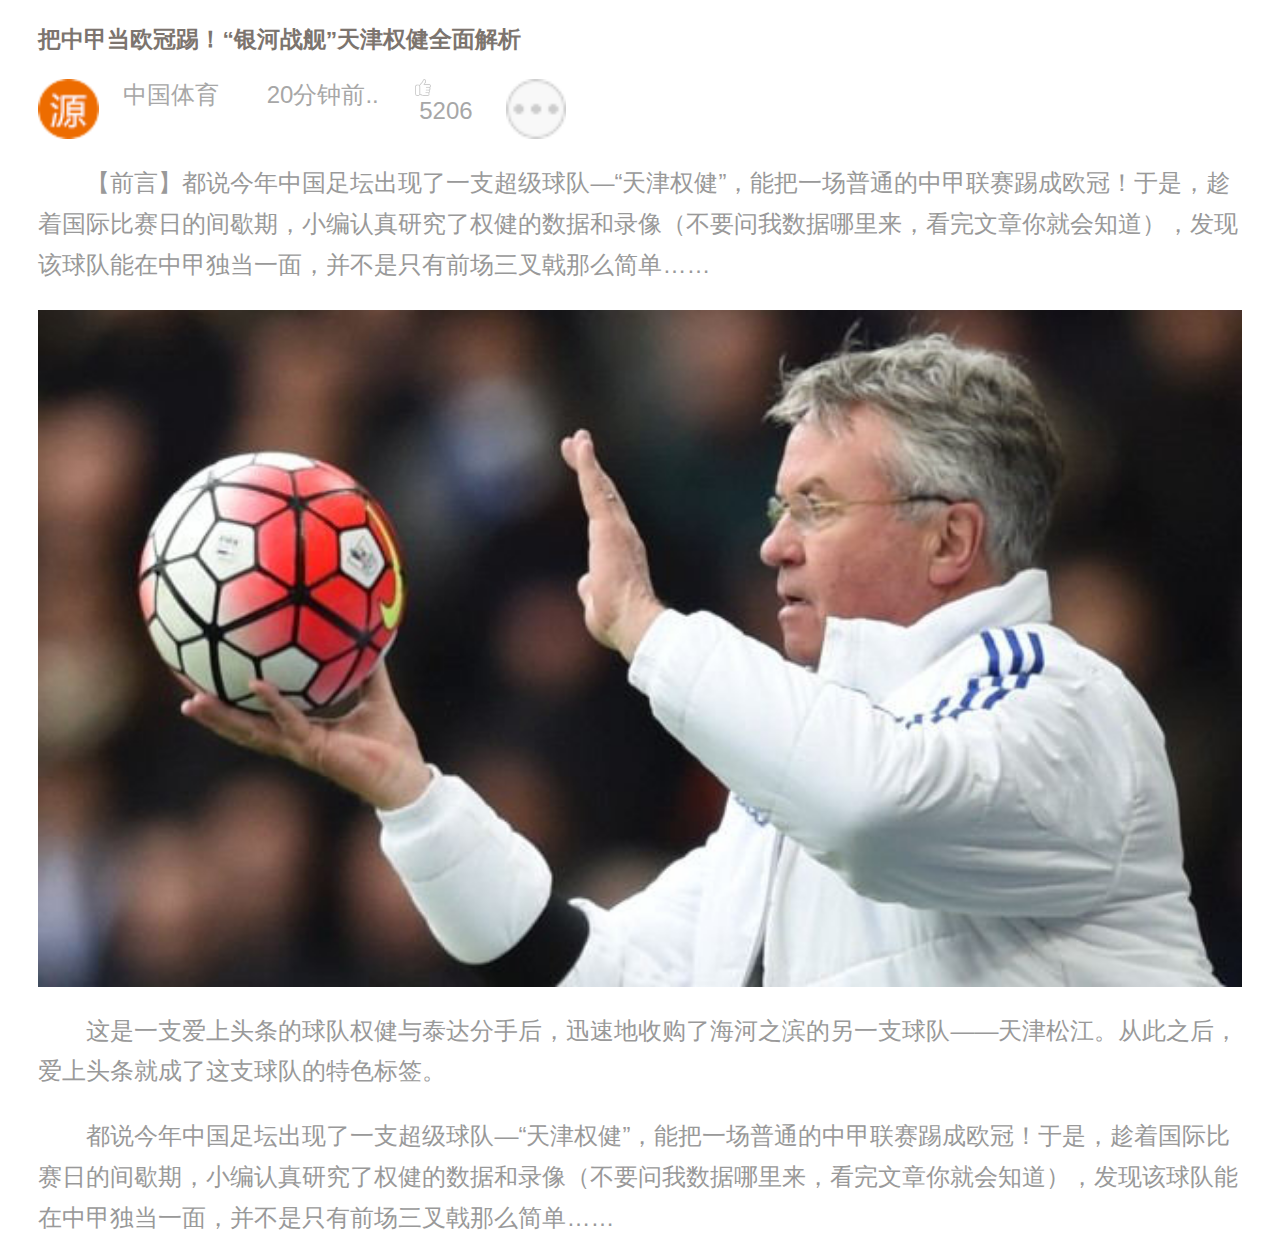
<file: PlayBasketball/PlayInfo/templates/1.html>
<!DOCTYPE html>
<html>
<head lang="en">
	<meta charset="UTF-8">
	<meta name="viewport" content="width=device-width,user-scalable=no" />
	<title>猿资讯点击帖子进入的详情</title>
	<link href="css/common.css" rel="stylesheet">
	<link href="css/page.css" rel="stylesheet">
	<link href="css/1.css" rel="stylesheet">
	<script src="js/jQuery-1.7.1.js"></script>
	<script src="js/page.js"></script>
</head>
<body>
<div class="row">
	<div class="rows">
		<p class="title">把中甲当欧冠踢！“银河战舰”天津权健全面解析</p>
		<div class="title-fu">
			<div class="yuan">
				<img src="images/yuan.png" alt="">
			</div>
			<span class="sp1">中国体育</span>
			<span class="sp2">20分钟前..</span>
			<div class="phone">
				<div class="zanimg">
					<img src="images/zan1.png" alt="" class="zan" />
				</div>
				<span class="num">5206</span>
			</div>
			<div class="moreimg">
				<img src="images/more.png" alt="" id="more" />
			</div>
			<div class="clear"></div>
		</div>
		
		<div class="content">
			<p>【前言】都说今年中国足坛出现了一支超级球队—“天津权健”，能把一场普通的中甲联赛踢成欧冠！于是，趁着国际比赛日的间歇期，小编认真研究了权健的数据和录像（不要问我数据哪里来，看完文章你就会知道），发现该球队能在中甲独当一面，并不是只有前场三叉戟那么简单……</p>
			<img src="images/1.jpg" alt="">
			<p>这是一支爱上头条的球队权健与泰达分手后，迅速地收购了海河之滨的另一支球队——天津松江。从此之后，爱上头条就成了这支球队的特色标签。</p>
			<p>都说今年中国足坛出现了一支超级球队—“天津权健”，能把一场普通的中甲联赛踢成欧冠！于是，趁着国际比赛日的间歇期，小编认真研究了权健的数据和录像（不要问我数据哪里来，看完文章你就会知道），发现该球队能在中甲独当一面，并不是只有前场三叉戟那么简单……</p>
		</div>
	</div>
</div>
<script>
	
</script>
</body>
</html>
</file>
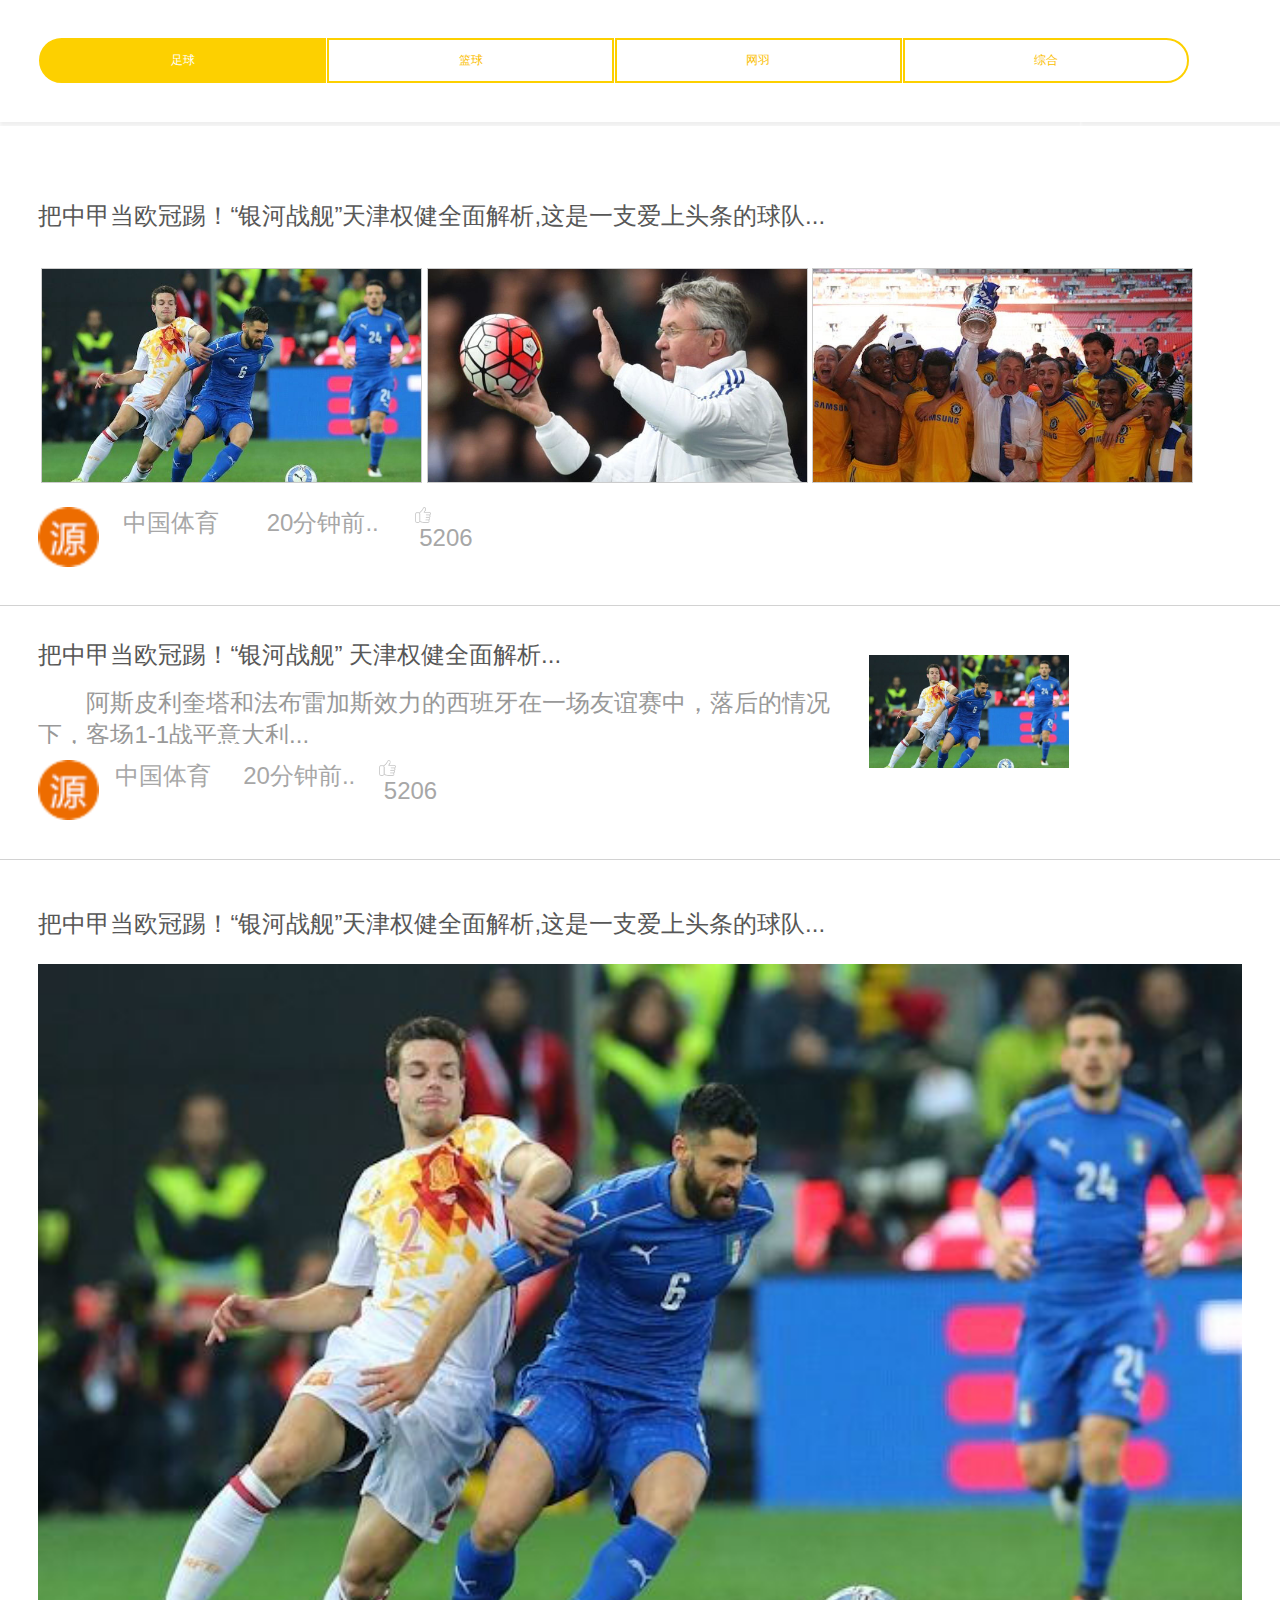
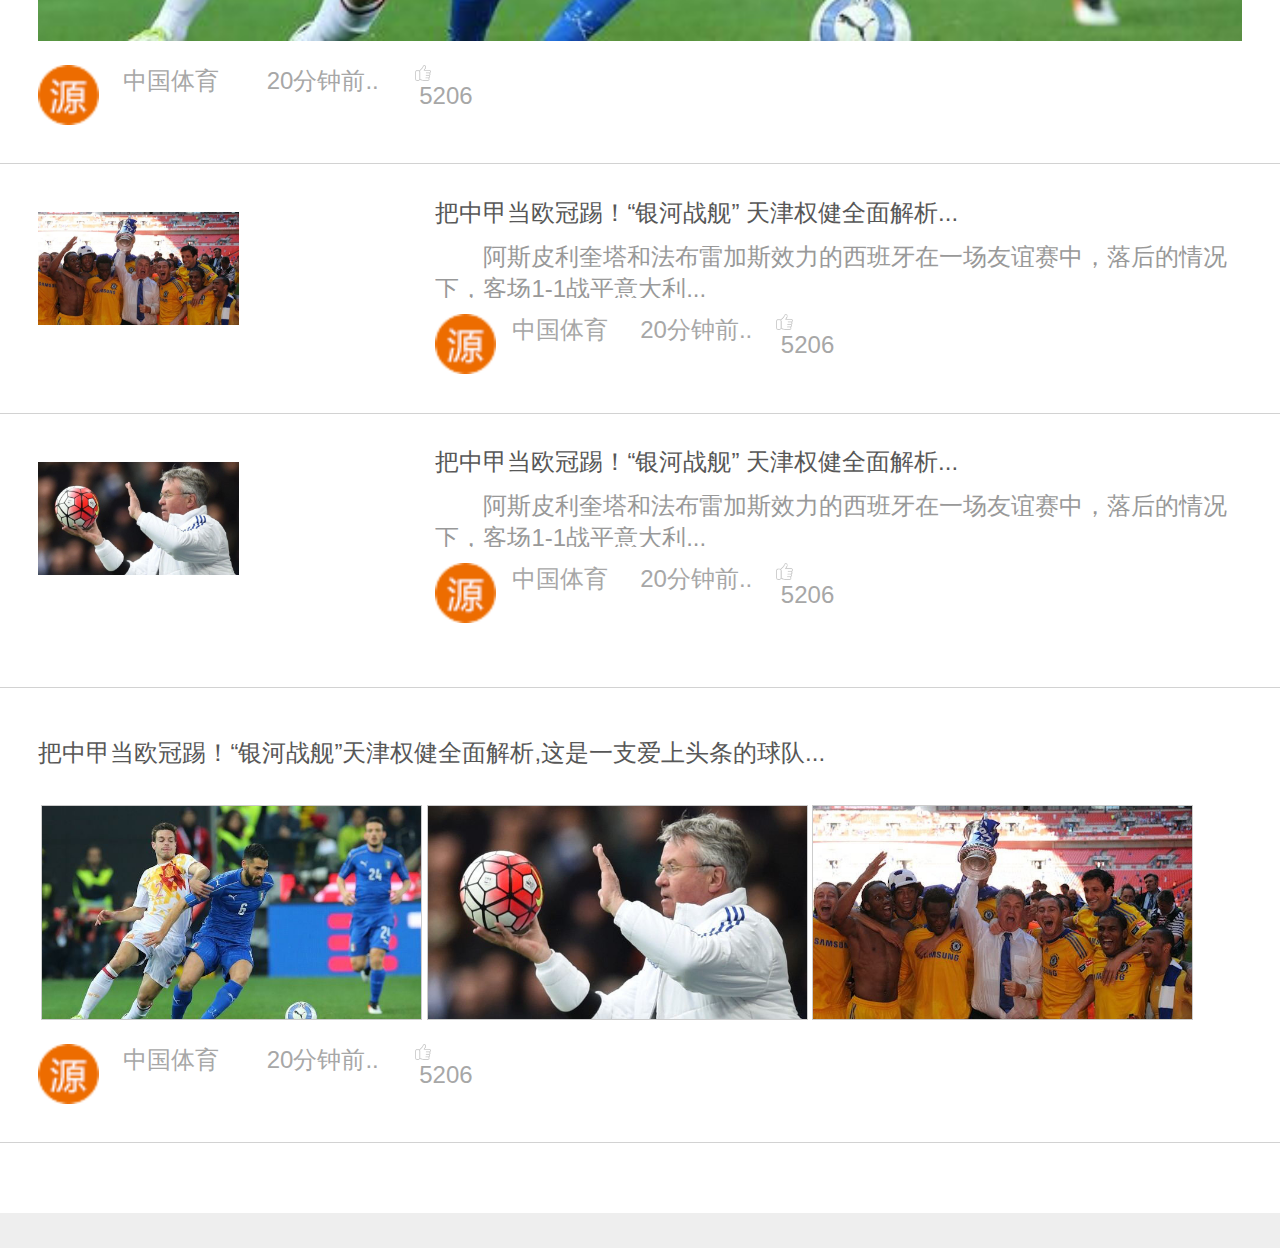
<file: PlayBasketball/PlayInfo/templates/2.html>
<!DOCTYPE html>
<html>
<head lang="en">
	<meta charset="UTF-8">
	<meta name="viewport" content="width=device-width,user-scalable=no" />
	<title>猿资讯主页</title>
	<link href="css/common.css" rel="stylesheet">
	<link href="css/page.css" rel="stylesheet">
	<link href="css/2.css" rel="stylesheet">
	<script src="js/jQuery-1.7.1.js"></script>
	<script src="js/page.js"></script>
</head>
<body>
<div class="row">
	<nav>
		<div class="rows">
			<a class="on" href="javascript:void(0);">足球</a>
			<a href="javascript:void(0);">篮球</a>
			<a href="javascript:void(0);">网羽</a>
			<a href="javascript:void(0);" class="zh">综合</a>
			<div class="clear"></div>
		</div>
	</nav>
	<div class="fg1"></div>
	<div class="c1 cons">
		<div class="rows">
			<p class="title">把中甲当欧冠踢！“银河战舰”天津权健全面解析,这是一支爱上头条的球队...</p>
			<ul class="img">
				<li><img src="images/c1-one.jpg" alt=""></li>
				<li><img src="images/c1-two.jpg" alt=""></li>
				<li><img src="images/c1-three.jpg" alt=""></li>
				<div class="clear"></div>
			</ul>
			<div class="clear"></div>
			<div class="title-fu">
				<div class="yuan">
					<img src="images/yuan.png" alt="">
				</div>
				<span class="sp1">中国体育</span>
				<span class="sp2">20分钟前..</span>
				<div class="phone">
					<div class="zanimg">
						<img src="images/zan1.png" alt="" class="zan" />
					</div>
					<span class="num">5206</span>
				</div>
				<div class="clear"></div>
			</div>
		</div>
	</div>
	<div class="c2 cons">
		<div class="fg2"></div>
		<div class="rows">
			<div class="left">
				<p class="title">把中甲当欧冠踢！“银河战舰” 天津权健全面解析...</p>
				<p class="content">阿斯皮利奎塔和法布雷加斯效力的西班牙在一场友谊赛中，落后的情况下，客场1-1战平意大利...</p>
				<div class="title-fu">
					<div class="yuan2">
						<img src="images/yuan.png" alt="">
					</div>
					<span class="sp1">中国体育</span>
					<span class="sp2">20分钟前..</span>
					<div class="phone">
						<div class="zanimg2">
							<img src="images/zan1.png" alt="" class="zan" />
						</div>
						<span class="num">5206</span>
					</div>
					<div class="clear"></div>
				</div>
			</div>
			<div class="right">
				<img src="images/c2-one.jpg" alt="">
			</div>
			<div class="clear"></div>
		</div>
	</div>
	<div class="c3 cons">
		<div class="fg2"></div>
		<div class="rows">
			<p class="title">把中甲当欧冠踢！“银河战舰”天津权健全面解析,这是一支爱上头条的球队...
			</p>
			<div class="img">
				<img src="images/c3-one.jpg" alt="">
			</div>
			<div class="title-fu">
					<div class="yuan">
						<img src="images/yuan.png" alt="">
					</div>
					<span class="sp1">中国体育</span>
					<span class="sp2">20分钟前..</span>
					<div class="phone">
						<div class="zanimg">
							<img src="images/zan1.png" alt="" class="zan" />
						</div>
						<span class="num">5206</span>
					</div>
					<div class="clear"></div>
				</div>
		</div>
	</div>
	<div class="c4 cons">
		<div class="fg2"></div>
		<div class="rows">
			<div class="right">
				<img src="images/c4-one.jpg" alt="">
			</div>
			<div class="left">
				<p class="title">把中甲当欧冠踢！“银河战舰” 天津权健全面解析...</p>
				<p class="content">阿斯皮利奎塔和法布雷加斯效力的西班牙在一场友谊赛中，落后的情况下，客场1-1战平意大利...</p>
				<div class="title-fu">
					<div class="yuan">
						<img src="images/yuan.png" alt="">
					</div>
					<span class="sp1">中国体育</span>
					<span class="sp2">20分钟前..</span>
					<div class="phone">
						<div class="zanimg">
							<img src="images/zan1.png" alt="" class="zan" />
						</div>
						<span class="num">5206</span>
					</div>
					<div class="clear"></div>
				</div>
			</div>
			<div class="clear"></div>
		</div>
	</div>
	<div class="c4 cons">
		<div class="fg2"></div>
		<div class="rows">
			<div class="right">
				<img src="images/c4-two.jpg" alt="">
			</div>
			<div class="left">
				<p class="title">把中甲当欧冠踢！“银河战舰” 天津权健全面解析...</p>
				<p class="content">阿斯皮利奎塔和法布雷加斯效力的西班牙在一场友谊赛中，落后的情况下，客场1-1战平意大利...</p>
				<div class="title-fu">
					<div class="yuan">
						<img src="images/yuan.png" alt="">
					</div>
					<span class="sp1">中国体育</span>
					<span class="sp2">20分钟前..</span>
					<div class="phone">
						<div class="zanimg">
							<img src="images/zan1.png" alt="" class="zan" />
						</div>
						<span class="num">5206</span>
					</div>
					<div class="clear"></div>
				</div>
			</div>
			<div class="clear"></div>
		</div>
	</div>
	<div class="c1 cons">
		<div class="fg2"></div>
		<div class="rows">
			<p class="title">把中甲当欧冠踢！“银河战舰”天津权健全面解析,这是一支爱上头条的球队...</p>
			<ul class="img">
				<li><img src="images/c1-one.jpg" alt=""></li>
				<li><img src="images/c1-two.jpg" alt=""></li>
				<li><img src="images/c1-three.jpg" alt=""></li>
			</ul>
			<div class="clear"></div>
			<div class="title-fu">
					<div class="yuan">
						<img src="images/yuan.png" alt="">
					</div>
					<span class="sp1">中国体育</span>
					<span class="sp2">20分钟前..</span>
					<div class="phone">
						<div class="zanimg">
							<img src="images/zan1.png" alt="" class="zan" />
						</div>
						<span class="num">5206</span>
					</div>
					<div class="clear"></div>
				</div>
		</div>
		<div class="fg2"></div>
	</div>
</div>
</body>
</html>
</file>
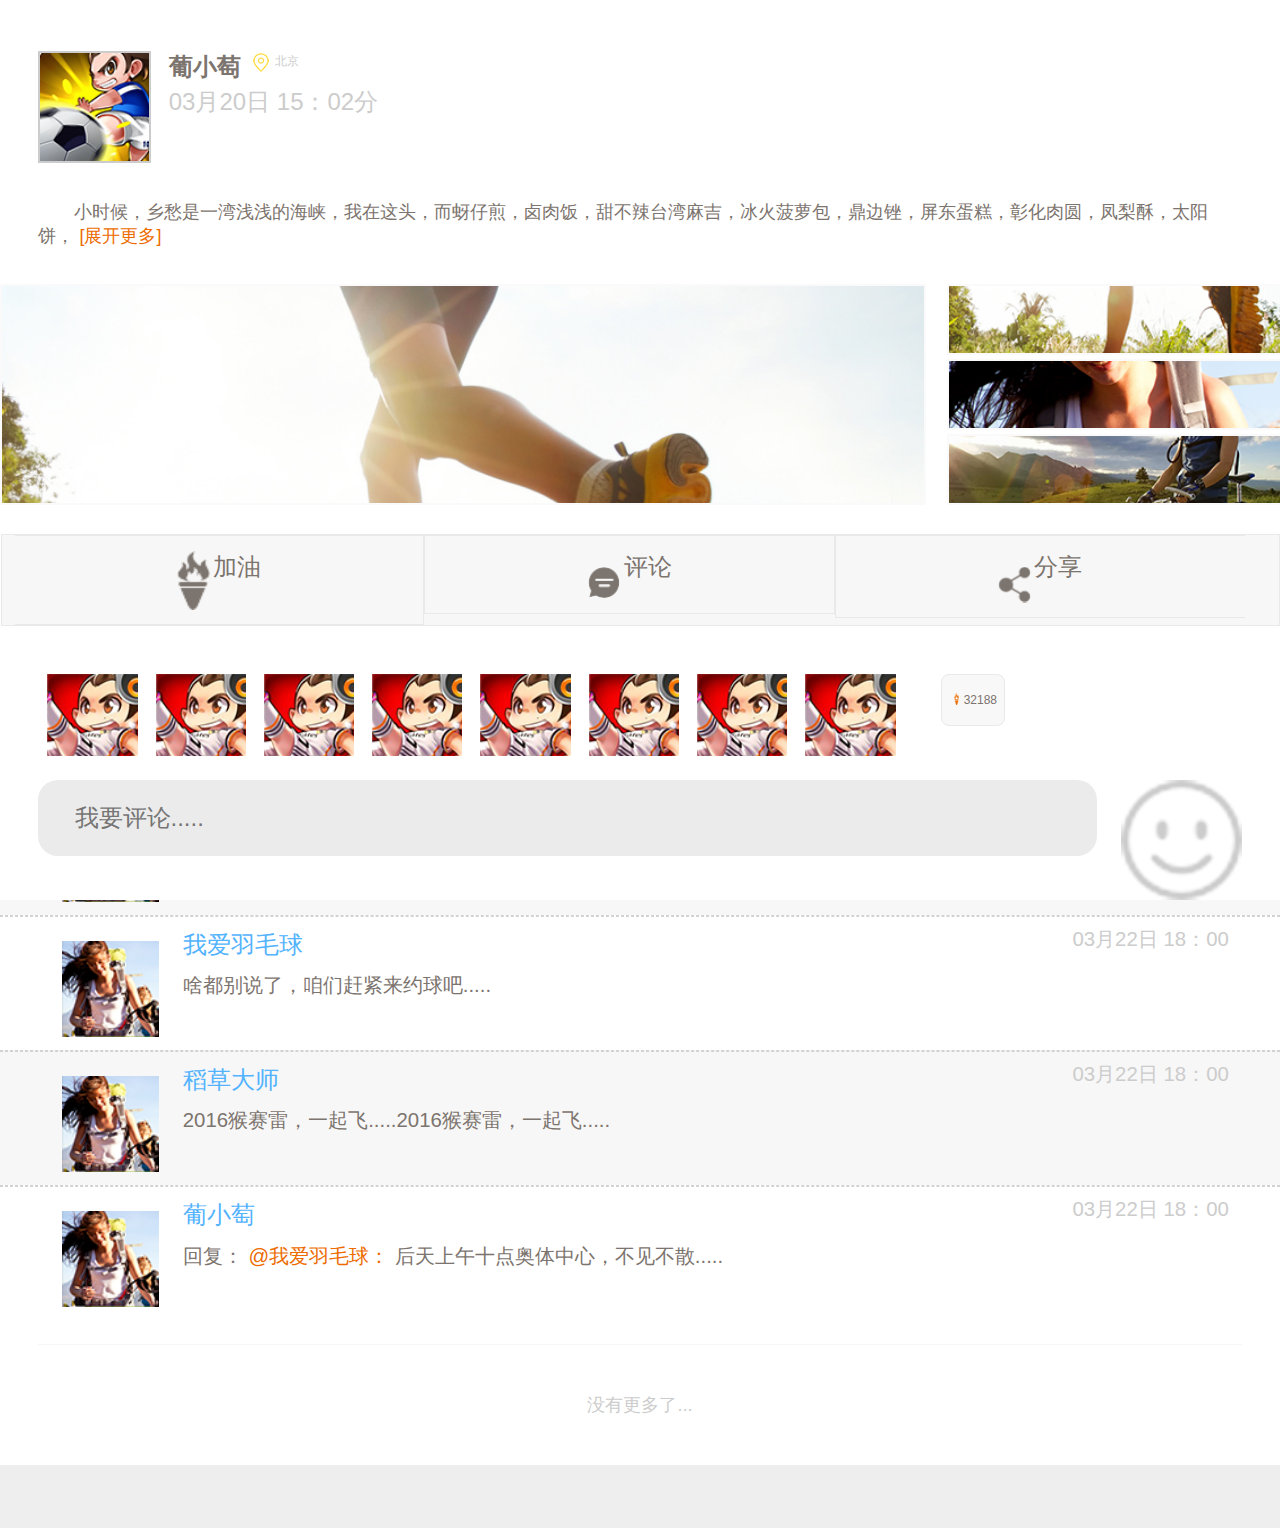
<file: PlayBasketball/PlayInfo/templates/3.html>
<!DOCTYPE html>
<html>
<head lang="en">
	<meta charset="UTF-8">
	<meta name="viewport" content="width=device-width,user-scalable=no" />
	<title>首页</title>
	<link href="css/common.css" rel="stylesheet">
	<link href="css/page.css" rel="stylesheet">
	<link href="css/3.css" rel="stylesheet">
	<script src="js/jQuery-1.7.1.js"></script>
	<script src="js/page.js"></script>
	<script src="js/jiagu.js"></script>
</head>
<body>
<div class="row">
	<div class="c1 cons">
		<div class="rows">
			<div class="head">
				<div class="face"><img src="images/face.png" alt=""></div>
				<div class="right">
					<div class="name">葡小萄</div>
					<div class="addres">
						<div class="addimg">
							<img src="images/addres.png" alt="">
						</div>
						<span>北京</span>
					</div>
					<div class="clear"></div>
					<p class="time">03月20日  15：02分</p>
				</div>
				<div class="clear"></div>
			</div>
			<p class="content">
				<span>小时候，乡愁是一湾浅浅的海峡，我在这头，而蚜仔煎，卤肉饭，甜不辣台湾麻吉，冰火菠萝包，鼎边锉，屏东蛋糕，彰化肉圆，凤梨酥，太阳饼，姜母鸭，生炒花枝，冰火菠萝包，鼎边锉，屏东蛋糕，阿宗面线，全他妈在那头。</span>
				<a href="javascript:void(0);" class="zhankai">[展开更多]</a>
				<a href="javascript:void(0);" class="shouqi">[收起]</a>
			</p>
		</div>
		<div class="img">
			<img src="images/leftimg1.png" alt="">
			<img src="images/rightimg-top.png" alt="">
			<img src="images/rightimg-middle.png" alt="">
			<img src="images/rightimg-bottom.png" alt="">
			
			<div class="clear"></div>
		</div>
		<ul class="bottom-nav">
			<li>
				<a href="javascript:void(0);">
					<div class="one">
						<img src="images/huo.png" alt="">
						<span>加油</span>
					</div>
				</a>
			</li>
			<li><a href="javascript:void(0);">
					<div class="two">
						<img src="images/pinglun.png" alt="">
						<span>评论</span>
					</div>
			</a></li>
			<li><a href="javascript:void(0);">
					<div class="three">
						<img src="images/fenxiang.png" alt="">
						<span>分享</span>
					</div>
			</a></li>
			<div class="clear"></div>
		</ul>
		<div class="rows">
			<ul class="plface">
				<li><a href="javascript:void(0);"><img src="images/pl-face1.png" alt=""></a></li>
				<li><a href="javascript:void(0);"><img src="images/pl-face1.png" alt=""></a></li>
				<li><a href="javascript:void(0);"><img src="images/pl-face1.png" alt=""></a></li>
				<li><a href="javascript:void(0);"><img src="images/pl-face1.png" alt=""></a></li>
				<li><a href="javascript:void(0);"><img src="images/pl-face1.png" alt=""></a></li>
				<li><a href="javascript:void(0);"><img src="images/pl-face1.png" alt=""></a></li>
				<li><a href="javascript:void(0);"><img src="images/pl-face1.png" alt=""></a></li>
				<li><a href="javascript:void(0);"><img src="images/pl-face1.png" alt=""></a></li>
				<div class="clear"></div>
			</ul>
			<a href="javascript:void(0);" class="gengduo">
				<img src="images/onhuo.png" alt="">
				<span>32188</span>
			</a>
			<div class="clear"></div>
		</div>
		<ul class="xq-pls">
			<li>
				<div class="fg2"></div>
				<div class="rows">
					<div class="face">
						<img src="images/pls-face.png" alt="">
					</div>
					<div class="nr">
						<p class="name">运动达人</p>
						<p class="cont">感谢分享，真的很不错.....</p>
					</div>
					<p class="time">03月22日  18：00</p>
					<div class="clear"></div>
				</div>
			</li>
			<li>
				<div class="fg2"></div>
				<div class="rows">
					<div class="face">
						<img src="images/pls-face.png" alt="">
					</div>
					<div class="nr">
						<p class="name">我爱羽毛球</p>
						<p class="cont">啥都别说了，咱们赶紧来约球吧.....</p>
					</div>
					<p class="time">03月22日  18：00</p>
					<div class="clear"></div>
				</div>
			</li>
			<li>
				<div class="fg2"></div>
				<div class="rows">
					<div class="face">
						<img src="images/pls-face.png" alt="">
					</div>
					<div class="nr">
						<p class="name">稻草大师</p>
						<p class="cont">2016猴赛雷，一起飞.....2016猴赛雷，一起飞.....</p>
					</div>
					<p class="time">03月22日  18：00</p>
					<div class="clear"></div>
				</div>
			</li>
			<li>
				<div class="fg2"></div>
				<div class="rows">
					<div class="face">
						<img src="images/pls-face.png" alt="">
					</div>
					<div class="nr">
						<p class="name">葡小萄</p>
						<p class="cont">回复：
						<a href="javascript:void(0);" class="huifu">@我爱羽毛球：</a>
						后天上午十点奥体中心，不见不散.....</p>
					</div>
					<p class="time">03月22日  18：00</p>
					<div class="clear"></div>
				</div>
			</li>
		</ul>
		<div class="clear"></div>
		<div class="rows">
			<div class="gd-if">
				<p>没有更多了...</p>
				<a href="javascript:void(0)">查看更多评论...</a>
			</div>
		</div>
	</div>
	<div class="foot">
		<div class="rows">
			<input type="text" placeholder="我要评论.....">
			<a href="javascript:void(0);"><img src="images/biaoqing.png" alt=""></a>
		</div>
	</div>
</div>
</body>
</html>
</file>
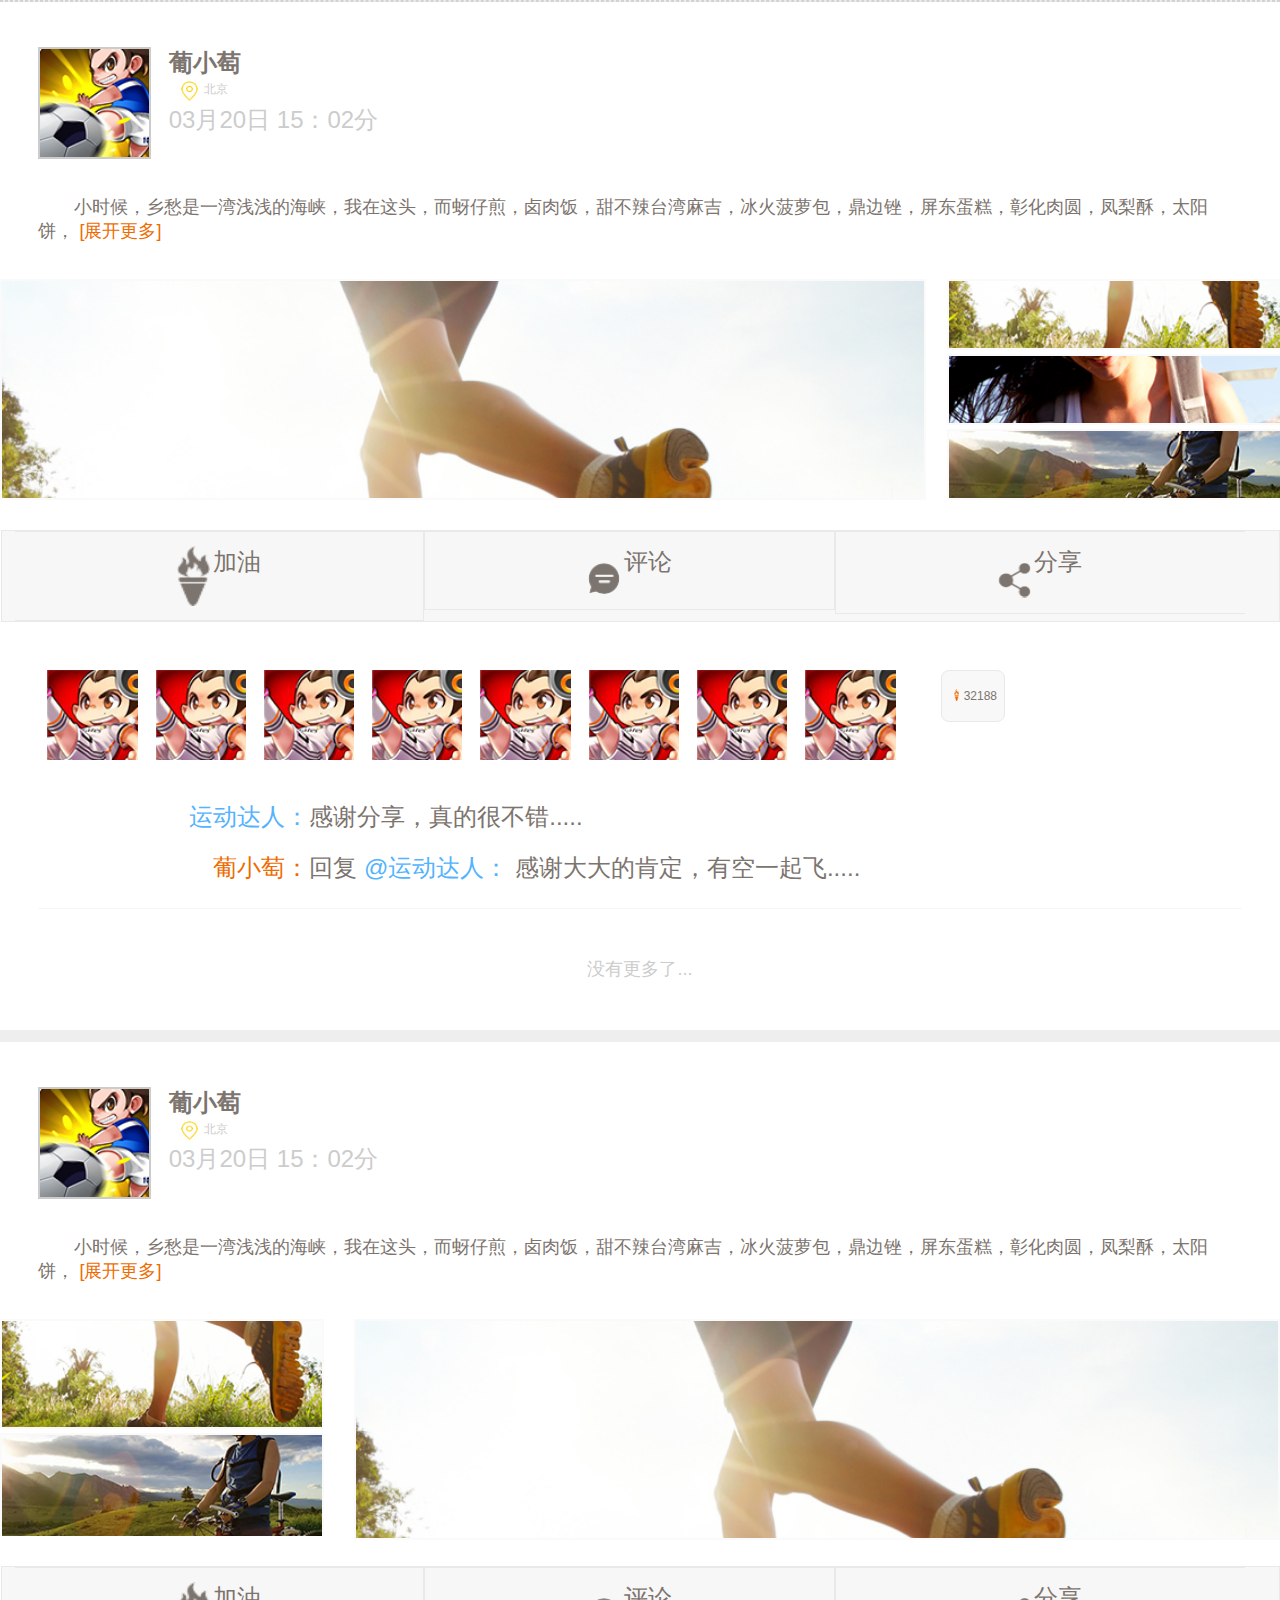
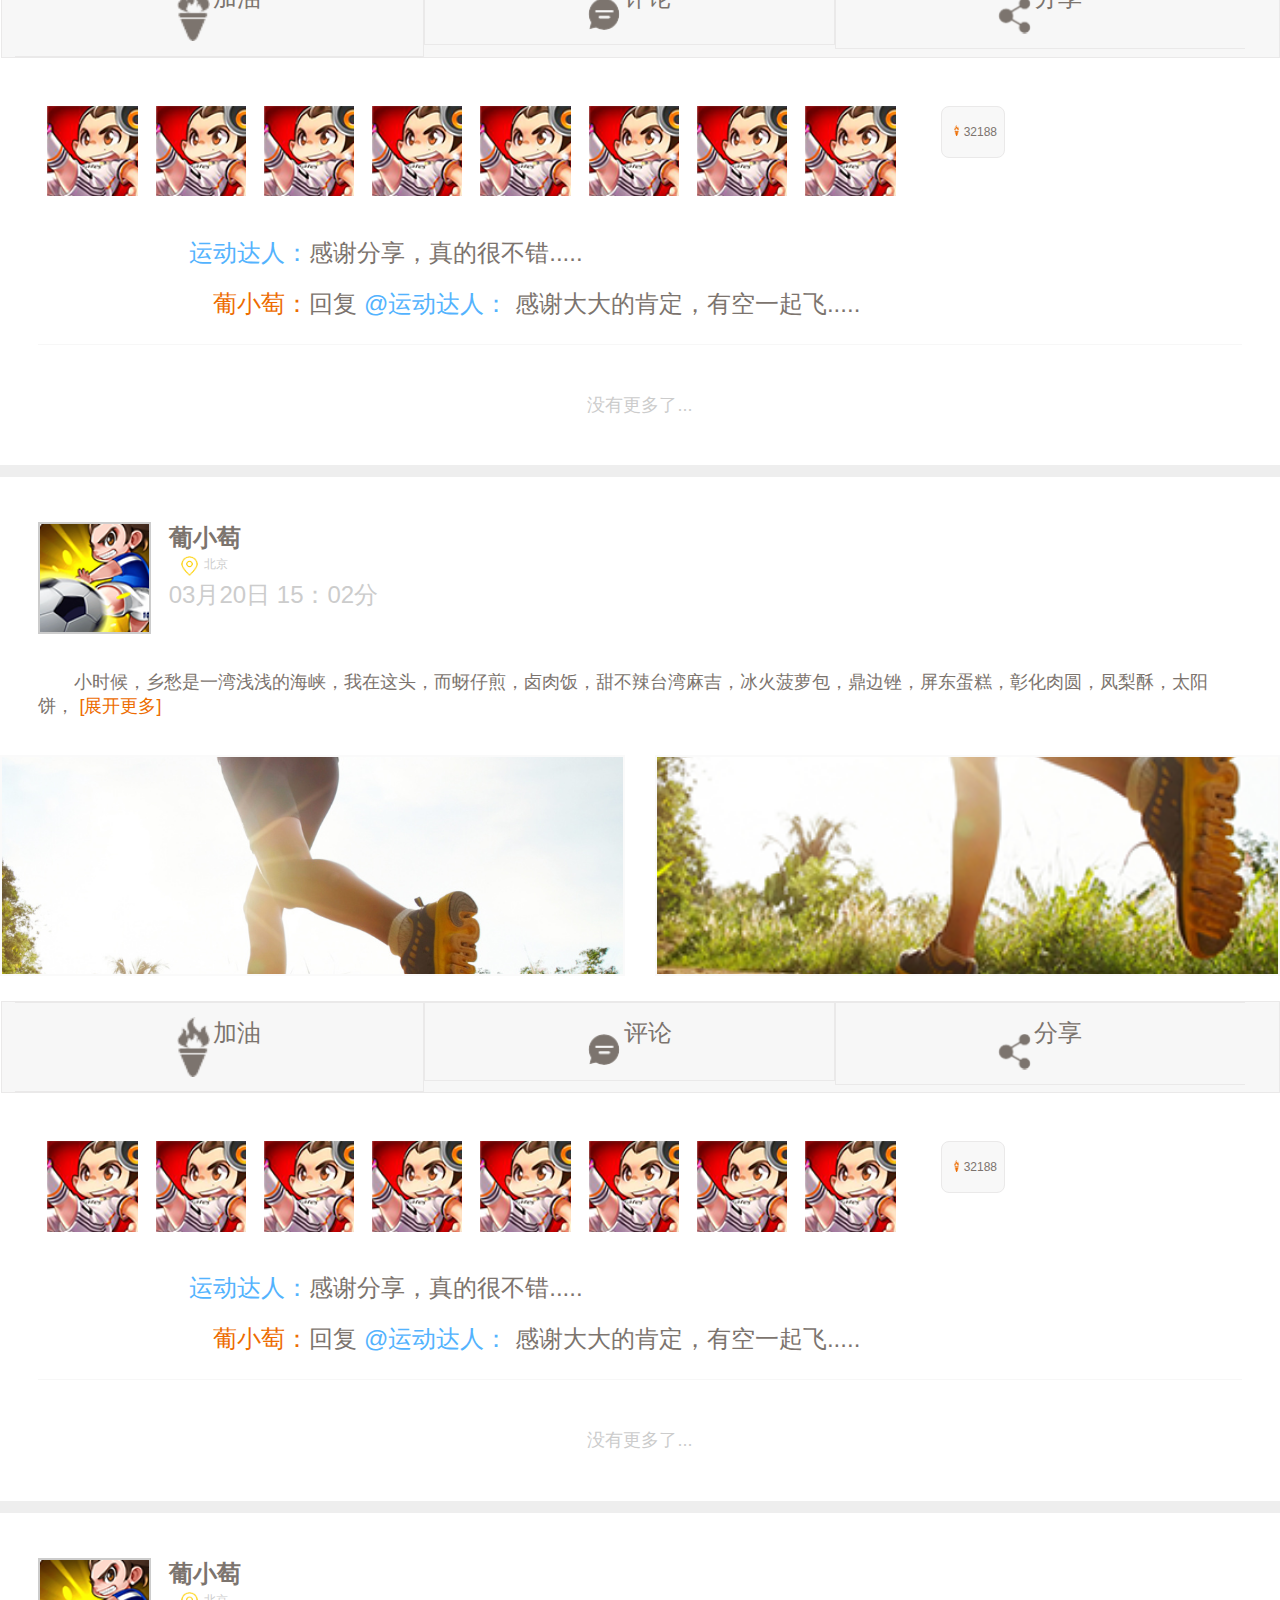
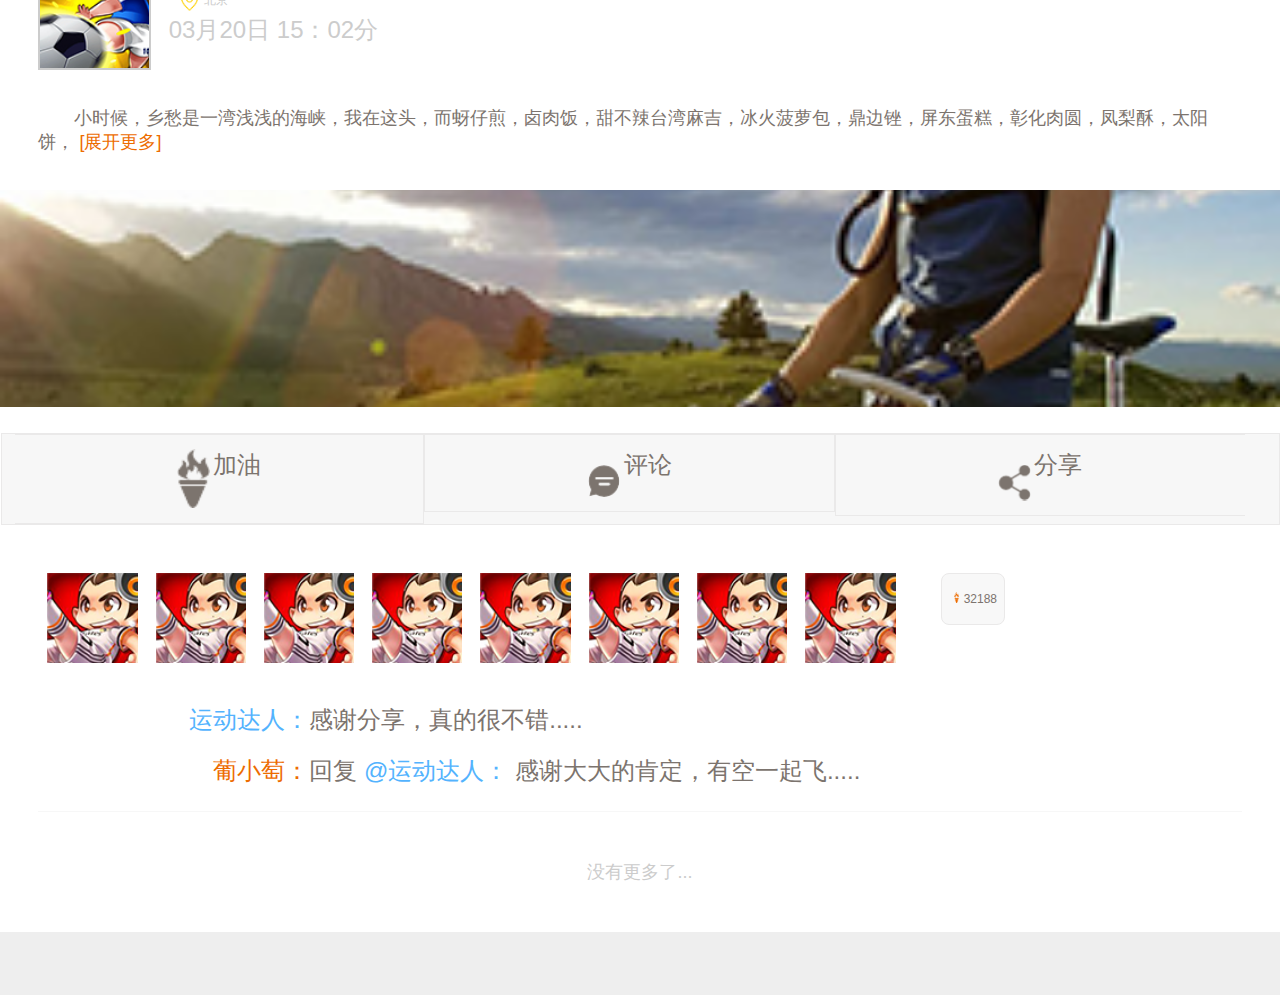
<file: PlayBasketball/PlayInfo/templates/4.html>
<!DOCTYPE html>
<html>
<head lang="en">
	<meta charset="UTF-8">
	<meta name="viewport" content="width=device-width,user-scalable=no" />
	<title>首页</title>
	<link href="css/common.css" rel="stylesheet">
	<link href="css/page.css" rel="stylesheet">
	<link href="css/4.css" rel="stylesheet">
	<script src="js/jQuery-1.7.1.js"></script>
	<script src="js/page.js"></script>
	<script src="js/jiagu.js"></script>
</head>
<body>
<div class="row">
	<!-- <div class="header">
		<div class="middle">
			<a href="javascript:void(0);" id="guanzhu" class="on">关注</a>
			<a href="javascript:void(0);" id="dongtai">动态</a>
			<div class="clear"></div>
		</div>
	</div> -->
	<div class="fg2"></div>
	<div class="c1 cons">
		<div class="rows">
			<div class="head">
				<div class="face"><img src="images/face.png" alt=""></div>
				<div class="right">
					<div class="name">葡小萄</div>
					<div class="addres">
						<div class="addimg">
							<img src="images/addres.png" alt="">
						</div>
						<span>北京</span>
					</div>
					<div class="clear"></div>
					<p class="time">03月20日  15：02分</p>
				</div>
				<div class="clear"></div>
			</div>
			<p class="content">
				<span>小时候，乡愁是一湾浅浅的海峡，我在这头，而蚜仔煎，卤肉饭，甜不辣台湾麻吉，冰火菠萝包，鼎边锉，屏东蛋糕，彰化肉圆，凤梨酥，太阳饼，姜母鸭，生炒花枝，冰火菠萝包，鼎边锉，屏东蛋糕，阿宗面线，全他妈在那头。</span>
				<a href="javascript:void(0);" class="zhankai">[展开更多]</a>
				<a href="javascript:void(0);" class="shouqi">[收起]</a>
			</p>
		</div>
		<div class="img">
			<img src="images/leftimg1.png" alt="">
			<img src="images/rightimg-top.png" alt="">
			<img src="images/rightimg-middle.png" alt="">
			<img src="images/rightimg-bottom.png" alt="">
			<div class="clear"></div>
		</div>
		<ul class="bottom-nav">
			<li>
				<a href="javascript:void(0);">
					<div class="one">
						<img src="images/huo.png" alt="">
						<span>加油</span>
					</div>
				</a>
			</li>
			<li><a href="javascript:void(0);">
					<div class="two">
						<img src="images/pinglun.png" alt="">
						<span>评论</span>
					</div>
			</a></li>
			<li><a href="javascript:void(0);">
					<div class="three">
						<img src="images/fenxiang.png" alt="">
						<span>分享</span>
					</div>
			</a></li>
			<div class="clear"></div>
		</ul>
		<div class="rows">
			<ul class="plface">
				<li><a href="javascript:void(0);"><img src="images/pl-face1.png" alt=""></a></li>
				<li><a href="javascript:void(0);"><img src="images/pl-face1.png" alt=""></a></li>
				<li><a href="javascript:void(0);"><img src="images/pl-face1.png" alt=""></a></li>
				<li><a href="javascript:void(0);"><img src="images/pl-face1.png" alt=""></a></li>
				<li><a href="javascript:void(0);"><img src="images/pl-face1.png" alt=""></a></li>
				<li><a href="javascript:void(0);"><img src="images/pl-face1.png" alt=""></a></li>
				<li><a href="javascript:void(0);"><img src="images/pl-face1.png" alt=""></a></li>
				<li><a href="javascript:void(0);"><img src="images/pl-face1.png" alt=""></a></li>
				<div class="clear"></div>
			</ul>
			<a href="javascript:void(0);" class="gengduo">
				<img src="images/onhuo.png" alt="">
				<span>32188</span>
			</a>
			<div class="clear"></div>
		</div>
		<ul class="pls">
			<li>
				<div>
					<p class="other-name onep">
						运动达人：
					</p>
					<p class="twop">
						感谢分享，真的很不错.....
					</p>
				</div>
				<div class="clear"></div>
			</li>
			<li>
				<div>
					<p class="myname onep">葡小萄：</p>
					<p class="twop">
						<span>回复</span>
						<a href="javascript:void(0);" class="other-name">@运动达人：</a>
						<span>感谢大大的肯定，有空一起飞.....</span>
					</p>
				</div>
			</li>
		</ul>
		<div class="clear"></div>
		<div class="rows">
			<div class="gd-if">
				<p>没有更多了...</p>
				<a href="javascript:void(0)">查看更多评论...</a>
			</div>
		</div>
	</div>
	<div class="c2 cons">
		<div class="rows">
			<div class="head">
				<div class="face"><img src="images/face.png" alt=""></div>
				<div class="right">
					<div class="name">葡小萄</div>
					<div class="addres">
						<div class="addimg">
							<img src="images/addres.png" alt="">
						</div>
						<span>北京</span>
					</div>
					<div class="clear"></div>
					<p class="time">03月20日  15：02分</p>
				</div>
				<div class="clear"></div>
			</div>
			<p class="content">
				<span>小时候，乡愁是一湾浅浅的海峡，我在这头，而蚜仔煎，卤肉饭，甜不辣台湾麻吉，冰火菠萝包，鼎边锉，屏东蛋糕，彰化肉圆，凤梨酥，太阳饼，姜母鸭，生炒花枝，冰火菠萝包，鼎边锉，屏东蛋糕，阿宗面线，全他妈在那头。</span>
				<a href="javascript:void(0);" class="zhankai">[展开更多]</a>
				<a href="javascript:void(0);" class="shouqi">[收起]</a>
			</p>
		</div>
		<div class="img">
				<img src="images/rightimg-top.png" alt="">
				<img src="images/rightimg-bottom.png" alt="">
				<img src="images/leftimg1.png" alt="">
				<div class="clear"></div>
		</div>
		<ul class="bottom-nav">
			<li>
				<a href="javascript:void(0);">
					<div class="one">
						<img src="images/huo.png" alt="">
						<span>加油</span>
					</div>
				</a>
			</li>
			<li><a href="javascript:void(0);">
					<div class="two">
						<img src="images/pinglun.png" alt="">
						<span>评论</span>
					</div>
			</a></li>
			<li><a href="javascript:void(0);">
					<div class="three">
						<img src="images/fenxiang.png" alt="">
						<span>分享</span>
					</div>
			</a></li>
			<div class="clear"></div>
		</ul>
		<div class="rows">
			<ul class="plface">
				<li><a href="javascript:void(0);"><img src="images/pl-face1.png" alt=""></a></li>
				<li><a href="javascript:void(0);"><img src="images/pl-face1.png" alt=""></a></li>
				<li><a href="javascript:void(0);"><img src="images/pl-face1.png" alt=""></a></li>
				<li><a href="javascript:void(0);"><img src="images/pl-face1.png" alt=""></a></li>
				<li><a href="javascript:void(0);"><img src="images/pl-face1.png" alt=""></a></li>
				<li><a href="javascript:void(0);"><img src="images/pl-face1.png" alt=""></a></li>
				<li><a href="javascript:void(0);"><img src="images/pl-face1.png" alt=""></a></li>
				<li><a href="javascript:void(0);"><img src="images/pl-face1.png" alt=""></a></li>
				<div class="clear"></div>
			</ul>
			<a href="javascript:void(0);" class="gengduo">
				<img src="images/onhuo.png" alt="">
				<span>32188</span>
			</a>
			<div class="clear"></div>
		</div>
		<ul class="pls">
			<li>
				<div>
					<p class="other-name onep">
						运动达人：
					</p>
					<p class="twop">
						感谢分享，真的很不错.....
					</p>
				</div>
				<div class="clear"></div>
			</li>
			<li>
				<div>
					<p class="myname onep">葡小萄：</p>
					<p class="twop">
						<span>回复</span>
						<a href="javascript:void(0);" class="other-name">@运动达人：</a>
						<span>感谢大大的肯定，有空一起飞.....</span>
					</p>
				</div>
			</li>
		</ul>
		<div class="clear"></div>
		<div class="rows">
			<div class="gd-if">
				<p>没有更多了...</p>
				<a href="javascript:void(0)">查看更多评论...</a>
			</div>
		</div>
	</div>
	<div class="c3 cons">
		<div class="rows">
			<div class="head">
				<div class="face"><img src="images/face.png" alt=""></div>
				<div class="right">
					<div class="name">葡小萄</div>
					<div class="addres">
						<div class="addimg">
							<img src="images/addres.png" alt="">
						</div>
						<span>北京</span>
					</div>
					<div class="clear"></div>
					<p class="time">03月20日  15：02分</p>
				</div>
				<div class="clear"></div>
			</div>
			<p class="content">
				<span>小时候，乡愁是一湾浅浅的海峡，我在这头，而蚜仔煎，卤肉饭，甜不辣台湾麻吉，冰火菠萝包，鼎边锉，屏东蛋糕，彰化肉圆，凤梨酥，太阳饼，姜母鸭，生炒花枝，冰火菠萝包，鼎边锉，屏东蛋糕，阿宗面线，全他妈在那头。</span>
				<a href="javascript:void(0);" class="zhankai">[展开更多]</a>
				<a href="javascript:void(0);" class="shouqi">[收起]</a>
			</p>
		</div>
		<div class="img">
			<img src="images/leftimg1.png" alt="">
			<img src="images/rightimg-top.png" alt="">
			<div class="clear"></div>
		</div>
		<ul class="bottom-nav">
			<li>
				<a href="javascript:void(0);">
					<div class="one">
						<img src="images/huo.png" alt="">
						<span>加油</span>
					</div>
				</a>
			</li>
			<li><a href="javascript:void(0);">
					<div class="two">
						<img src="images/pinglun.png" alt="">
						<span>评论</span>
					</div>
			</a></li>
			<li><a href="javascript:void(0);">
					<div class="three">
						<img src="images/fenxiang.png" alt="">
						<span>分享</span>
					</div>
			</a></li>
			<div class="clear"></div>
		</ul>
		<div class="rows">
			<ul class="plface">
				<li><a href="javascript:void(0);"><img src="images/pl-face1.png" alt=""></a></li>
				<li><a href="javascript:void(0);"><img src="images/pl-face1.png" alt=""></a></li>
				<li><a href="javascript:void(0);"><img src="images/pl-face1.png" alt=""></a></li>
				<li><a href="javascript:void(0);"><img src="images/pl-face1.png" alt=""></a></li>
				<li><a href="javascript:void(0);"><img src="images/pl-face1.png" alt=""></a></li>
				<li><a href="javascript:void(0);"><img src="images/pl-face1.png" alt=""></a></li>
				<li><a href="javascript:void(0);"><img src="images/pl-face1.png" alt=""></a></li>
				<li><a href="javascript:void(0);"><img src="images/pl-face1.png" alt=""></a></li>
				<div class="clear"></div>
			</ul>
			<a href="javascript:void(0);" class="gengduo">
				<img src="images/onhuo.png" alt="">
				<span>32188</span>
			</a>
			<div class="clear"></div>
		</div>
		<ul class="pls">
			<li>
				<div>
					<p class="other-name onep">
						运动达人：
					</p>
					<p class="twop">
						感谢分享，真的很不错.....
					</p>
				</div>
				<div class="clear"></div>
			</li>
			<li>
				<div>
					<p class="myname onep">葡小萄：</p>
					<p class="twop">
						<span>回复</span>
						<a href="javascript:void(0);" class="other-name">@运动达人：</a>
						<span>感谢大大的肯定，有空一起飞.....</span>
					</p>
				</div>
			</li>
		</ul>
		<div class="clear"></div>
		<div class="rows">
			<div class="gd-if">
				<p>没有更多了...</p>
				<a href="javascript:void(0)">查看更多评论...</a>
			</div>
		</div>
	</div>
	<div class="c4 cons">
		<div class="rows">
			<div class="head">
				<div class="face"><img src="images/face.png" alt=""></div>
				<div class="right">
					<div class="name">葡小萄</div>
					<div class="addres">
						<div class="addimg">
							<img src="images/addres.png" alt="">
						</div>
						<span>北京</span>
					</div>
					<div class="clear"></div>
					<p class="time">03月20日  15：02分</p>
				</div>
				<div class="clear"></div>
			</div>
			<p class="content">
				<span>小时候，乡愁是一湾浅浅的海峡，我在这头，而蚜仔煎，卤肉饭，甜不辣台湾麻吉，冰火菠萝包，鼎边锉，屏东蛋糕，彰化肉圆，凤梨酥，太阳饼，姜母鸭，生炒花枝，冰火菠萝包，鼎边锉，屏东蛋糕，阿宗面线，全他妈在那头。</span>
				<a href="javascript:void(0);" class="zhankai">[展开更多]</a>
				<a href="javascript:void(0);" class="shouqi">[收起]</a>
			</p>
		</div>
		<div class="img">
			<img src="images/rightimg-bottom.png" alt="">
			<div class="clear"></div>
		</div>
		<ul class="bottom-nav">
			<li>
				<a href="javascript:void(0);">
					<div class="one">
						<img src="images/huo.png" alt="">
						<span>加油</span>
					</div>
				</a>
			</li>
			<li><a href="javascript:void(0);">
					<div class="two">
						<img src="images/pinglun.png" alt="">
						<span>评论</span>
					</div>
			</a></li>
			<li><a href="javascript:void(0);">
					<div class="three">
						<img src="images/fenxiang.png" alt="">
						<span>分享</span>
					</div>
			</a></li>
			<div class="clear"></div>
		</ul>
		<div class="rows">
			<ul class="plface">
				<li><a href="javascript:void(0);"><img src="images/pl-face1.png" alt=""></a></li>
				<li><a href="javascript:void(0);"><img src="images/pl-face1.png" alt=""></a></li>
				<li><a href="javascript:void(0);"><img src="images/pl-face1.png" alt=""></a></li>
				<li><a href="javascript:void(0);"><img src="images/pl-face1.png" alt=""></a></li>
				<li><a href="javascript:void(0);"><img src="images/pl-face1.png" alt=""></a></li>
				<li><a href="javascript:void(0);"><img src="images/pl-face1.png" alt=""></a></li>
				<li><a href="javascript:void(0);"><img src="images/pl-face1.png" alt=""></a></li>
				<li><a href="javascript:void(0);"><img src="images/pl-face1.png" alt=""></a></li>
				<div class="clear"></div>
			</ul>
			<a href="javascript:void(0);" class="gengduo">
				<img src="images/onhuo.png" alt="">
				<span>32188</span>
			</a>
			<div class="clear"></div>
		</div>
		<ul class="pls">
			<li>
				<div>
					<p class="other-name onep">
						运动达人：
					</p>
					<p class="twop">
						感谢分享，真的很不错.....
					</p>
				</div>
				<div class="clear"></div>
			</li>
			<li>
				<div>
					<p class="myname onep">葡小萄：</p>
					<p class="twop">
						<span>回复</span>
						<a href="javascript:void(0);" class="other-name">@运动达人：</a>
						<span>感谢大大的肯定，有空一起飞.....</span>
					</p>
				</div>
			</li>
		</ul>
		<div class="clear"></div>
		<div class="rows">
			<div class="gd-if">
				<p>没有更多了...</p>
				<a href="javascript:void(0)">查看更多评论...</a>
			</div>
		</div>
	</div>
</div>
</body>
</html>
</file>
<file: PlayBasketball/PlayInfo/templates/css/common.css>
/*
 * name : common.css
 * description : 所有页面公用样式
 * author : 一网美联
 * version : 1.0
*/
body, div, a, ol, ul, li, dl, dd, dt, img, h1, h2, h3, h4, h5, form, fieldset, legend, p, table, th, td, input, select, textarea, button {
    margin: 0;
    padding: 0;
    outline: none;
}

ul, ol, li, dl, dt, dd {
    list-style: none;
}

html, body {
    -webkit-text-size-adjust: none;
}
body {
    /*font: 12px ;*/
    /* 默认12号字，1.7倍行距，英文字体Arial > Helvetica,中文字体：微软雅黑 > 黑体 > 宋体 */
    font-family: Arial, Helvetica, "Microsoft Yahei", SimHei, SimSun, sans-serif;
}
img, a {
    border: none
}

img {
    vertical-align: top;
}

a {
    text-decoration: none;
    outline: none;
    transition: color 0.2s ease 0s;
    color: #333;
}

a:hover {
    transition: color 0.2s ease 0s;
    color: #666;
}

.close {
    cursor: pointer;
}

.hide {
    display: none;
}

.clear {
    zoom: 1;
}

.clear:after {
    display: block;
    content: "";
    height: 0;
    clear: both;
    overflow: hidden;
    visibility: hidden;
}

/* =============================================================================
   排版规则
   ========================================================================== */
b, strong {
    font-weight: bold;
}

mark {
    background: #ff0;
    color: #000;
    font-style: italic;
    font-weight: bold;
}

/* 重新声明固定宽度字体系列: h5bp.com/j */
pre, code, kbd, samp {
    font-family: monospace, monospace;
    _font-family: 'courier new', monospace;
    font-size: 1em;
}

/* 改善所有浏览器中预先格式化的文本的可读性 */
pre {
    white-space: pre;
    white-space: pre-wrap;
    word-wrap: break-word;
}

small {
    font-size: 85%;
}

/* 放置上标和下标内容，而不影响行高 */
sub, sup {
    font-size: 75%;
    line-height: 0;
    position: relative;
    vertical-align: baseline;
}

sup {
    top: -0.5em;
}

sub {
    bottom: -0.25em;
}

hr {
    display: block;
    clear: both;
    height: 1px;
    border: 0;
    border-top: 1px solid #ccc;
    margin: 1em 0;
    padding: 0;
}

/* =============================================================================
   表单
   ========================================================================== */

fieldset {
    border: 0;
}

/* 指示“label”会将焦点移至相关联的表单元素 */
label {
    cursor: pointer;
}

/*
 * 1. 纠正 IE6/7/8/9 中非继承的颜色
 * 2. 纠正 IE6/7 中显示异常的对齐
 */
legend {
    border: 0;
    *margin-left: -7px;
    padding: 0;
}

/*
 * 1. 纠正所有浏览器中非继承的字体大小
 * 2. 删除 FF3/4 S5 Chrome 中的边距
 * 3. 定义在所有浏览器中一致地垂直对齐显示
 */
button, input, select, textarea {
    font-size: 100%;
    margin: 0;
    vertical-align: baseline;
    *vertical-align: middle;
}

/*
 * 1. 将行高定义为正常，以匹配 FF3/4（使用 UA 样式表中的 !important 设置）
 * 2. 纠正 IE6/7 中显示异常的内边距
 */
button, input {
    line-height: normal;
    *overflow: visible;
}

/*
 * 在“table”中重新加入内边距，以避免 IE6/7 中的交迭和空白问题
 */
table button, table input {
    *overflow: auto;
}

/*
 * 1. 显示手形光标，表示可以点击的表单元素
 * 2. 允许 iOS 中可点击的表单元素的样式
 */
button, input[type="button"], input[type="reset"], input[type="submit"] {
    cursor: pointer;
    -webkit-appearance: button;
}

/*
 * 一致的框大小和外观
 */
input[type="checkbox"], input[type="radio"] {
    box-sizing: border-box;
}

input[type="search"] {
    -webkit-appearance: textfield;
    -moz-box-sizing: content-box;
    -webkit-box-sizing: content-box;
    box-sizing: content-box;
}

input[type="search"]::-webkit-search-decoration {
    -webkit-appearance: none;
}

/*
 * 删除 FF3/4 中的内边距和边框
 */
button::-moz-focus-inner, input::-moz-focus-inner {
    border: 0;
    padding: 0;
}

/*
 * 1. 删除 IE6/7/8/9 中的默认垂直滚动条
 * 2. 仅允许垂直调整大小
 */
textarea {
    overflow: auto;
    vertical-align: top;
    resize: none;
}

/* 用于表单验证的颜色 */
input:valid, textarea:valid {
}

input:invalid, textarea:invalid {
    background-color: #f0dddd;
}
/*=========================================================
	HTML5 新元素标签
=========================================================*/
article,aside,details,figcaption,figure,footer,header,main,nav,section,summary{
    display:block;
}
audio, canvas, video { display: inline-block; *display: inline; *zoom: 1; }
figure{
    maring:0;
}
audio:not([controls]){
    display:none;
    height:0;
}
svg:not([:root]){
    overflow:hidden;
}
[hidden],template{
    display:none;
}
@media only screen and (min-width:320px){
  body{font-size:11.5px!important}.viewport{max-width:320px}
}
@media only screen and (min-width:360px){
  body{font-size:7px!important}.viewport{max-width:360px}
}
@media only screen and (min-width:480px){
  body{font-size:16px!important}.viewport{max-width:480px}
}
@media only screen and (min-width:640px){
  body{font-size:12px!important}.viewport{max-width:480px}
}
</file>
<file: PlayBasketball/PlayInfo/templates/css/page.css>
body{
	background: #eeeeee;
	-webkit-tap-highlight-color:rgba(0,0,0,0);
}
.rows{
	width: 94%;
	margin:0 auto;
}
.title-fu{
	color:#a7a7a7;
	margin-top: 2%;
}
.title-fu .yuan{
	border-radius: 50%;
	float: left;
	width: 5%;
}
.title-fu .yuan img{
	display: inline-block;
	width: 100%;
}
.title-fu .sp1{
	padding-left: 2%;
	float:left;
	font-size: 2em;
}
.title-fu .sp2{
	float:left;
	padding-left: 4%;
	font-size: 2em;
}
.title-fu .phone{
	float: left;
	margin-left: 3%;
}
.title-fu .phone .zanimg{
	float: left;
	width: 30%;
}
.title-fu .phone .zanimg img{
	display: inline-block;
	width: 100%;
}
@media only screen and (min-width:360px){
	.title-fu .phone{width: 55px;}
}
.title-fu .num{
	float: left;
	padding-left: 8%;
	font-size: 2em;
	padding-top: 1px;
}
.title-fu .moreimg{
	width: 5%;
	float: left;
	margin-left: 3%;
}
.title-fu .moreimg img{
	display: inline-block;
	width: 100%;
	cursor: pointer;
}
.title-fu .yuan2{
	width: 7.5%;
	border-radius: 50%;
    float: left;
}
.title-fu .yuan2 img{
	display: inline-block;
	width: 100%;
}
.title-fu .phone .zanimg2{
	width: 30%;
	float: left;
}
.title-fu .phone .zanimg2 img{
	display: inline-block;
	width: 100%;
}
@media screen and (max-width: 321px){
	.title-fu .sp1,.title-fu .sp2,.title-fu .num{
		font-size: 1em;
	}
	.title-fu .phone .zanimg{
		width: 24%;
	}
	.title-fu .phone .zanimg2{
		width: 24%;
	}
}
</file>
<file: PlayBasketball/PlayInfo/templates/css/1.css>
.title{
	padding-top: 2%;
	font-size: 1.9em;
	color:#7c746e;
	font-weight: bold;
}
.row{
	background: white;
}
.content img{
	width: 100%;
	display: inline-block;
	margin-top:2%;
}
.content p{
	color:#999999;
	text-indent:2em;
	margin-top: 2%;
	font-size: 2em;
	line-height: 1.7em;
}
.content{
	min-height: 600px;
}
@media screen and (max-width: 321px){
	.title{
		font-size: 1em;
	}
	.content p{
		font-size: 1.1em;
	}
}
</file>
<file: PlayBasketball/PlayInfo/templates/css/2.css>
nav{
	padding-top: 3%;
	padding-bottom: 3%;
	background: white;
}
nav a{
	display: block;
	float: left;
	width: 23.5%;
	border:2px solid #fdd000;
	margin-left: 1px;
	text-align: center;
	color:#fabe00;
	padding:1% 0;
}
nav .zh{
	border-top-right-radius: 30px;
	border-bottom-right-radius: 30px;
}
nav a:first-child{
	border-top-left-radius: 30px;
	border-bottom-left-radius: 30px;
}
nav a.on{
	background: #fdd000;
	color:white;
}
nav a:hover{
	color:#fabe00;
}
nav a.on:hover{
	color:white;
}
.fg1{
	background: url(../images/fg.png);
}

.fg2{
	border-top:1px solid #d2d2d2;
	margin-top: 3%;
}
.row{
	background: white;
}
.c1{
	padding-top: 2%;
}
.title{
	font-size: 2em;
	margin-top: 4%;
	color:#575757;
}
.c1 .img{
	margin-top: 3%;
}
.c1 .img li{
	width: 31.5%;
	float: left;
	overflow: hidden;
	border:1px solid #cccccc;
	margin:0 0.2%;
}
.c1 .img li img{
	display: inline-block;
	width: 100%;
}
.c2 .left{
	float: left;
	width: 67%;
}
.c2 .left .content{
	text-indent: 2em;
	color:#999999;
	margin-top: 2%;
	font-size: 2em;
}
.c2 .right{
	float: left;
	width: 31%;
	margin-top: 4%;
	overflow: hidden;
	margin-left: 2%;
}
.c2 .right img{
	display: inline-block;
	height:100%;
}
.c3 .img{
	overflow: hidden;
	margin-top: 2%;
}
.c3 .img img{
	display: inline-block;
	width: 100%;
}
.c4 .left{
	float: left;
	width: 67%;
}
.c4 .left .content{
	text-indent: 2em;
	color:#999999;
	font-size: 2em;
	margin-top: 1.5%;
}
.c4 .right{
	float: left;
	width: 31%;
	margin-top: 4%;
	overflow: hidden;
	margin-right:2%;
}
.c4 .right img{
	display: inline-block;
	height: 100%;
}
.row{
	padding-bottom: 70px;
	margin-bottom: 35px;
}
.c4 .title-fu .yuan{
	width: 7.5%;
}
@media only screen and (min-width:320px){
	.fg1{height: 4px};
	.c1 .img li{height: 81px;}
	.c4 .right{height: 113px;}
	.c2 .right{height: 113px;}
	.content{height: 57px;overflow: hidden;}
}
@media only screen and (min-width:360px){
	.fg1{height: 4px};
	.c1 .img li{height: 81px;}
	.c4 .right{height: 113px;}
	.c2 .right{height: 113px;}
	.content{height: 57px;overflow: hidden;}
}
@media only screen and (min-width:480px){
	.fg1{height: 4px};
	.c1 .img li{height: 81px;}
	.c4 .right{height: 113px;}
	.c2 .right{height: 113px;}
	.content{height: 57px;overflow: hidden;}
}
@media only screen and (min-width:640px){
	.fg1{height: 4px};
	.c1 .img li{height: 81px;}
	.c4 .right{height: 113px;}
	.c2 .right{height: 113px;}
	.content{height: 57px;overflow: hidden;}
}
@media only screen and (max-width:320px){
	.title{
		font-size: 1em;
	}
	nav a{
		width: 23%;
	}
	.c2 .left .content{
		font-size: 1em;
	}
	.c4 .left .content{
		font-size: 1em;
	}
}
</file>
<file: PlayBasketball/PlayInfo/templates/css/3.css>
.cons{
	padding-top: 4%;
	background: white;
}
.head .face{
	width: 9%;
	float: left;
	border:2px solid #cccccc;
}
.head .face img{
	display: inline-block;
	width: 100%;
}
.head .right{
	float: left;
	margin-left: 1.5%;
}
.head .right .name{
	float: left;
	font-size: 2em;
	color:#7c746e;
	font-weight: bold;
	padding-top: 0;
}
.head .right .addres{
	float: left;
	margin-left:6%;
	margin-top: 1%;
	width: 57%;
}
.head .right .addres .addimg{
	width: 13%;
	float: left;
}
.head .right .addres .addimg img{
	display: inline-block;
	width: 100%;
	vertical-align: bottom;
}
.head .right .addres span{
	color:#cccccc;
	padding-left: 5%;
	float: left;
}
.head .right .time{
	color:#cccccc;
	font-size: 2em;
	margin-top: 1.5%;
}
.content{
	font-size: 1.5em;
	text-indent: 2em;
	color:#7c746e;
	padding:3% 0;
}
.content a{
	color:#ed6c00;
}
.content .shouqi{
	display: none;
}
.img{
	padding-bottom: 2%;
}
.bottom-nav{
	background: #f7f7f7;
	margin-left: 1px;
	border:1px solid #eae9e9;
}
.bottom-nav li{
	width: 32%;
	border:1px solid #eae9e9;
	float: left;
	background: #f7f7f7;
}
.bottom-nav li a{
	display: block;
	text-align: center;
	padding:3.5% 0;
}
.bottom-nav li a div span{
	font-size: 2em;
	color:#7c746e;
}
.bottom-nav li a div img{
	display: inline-block;
	width: 8%;
}
.bottom-nav li a .two img{
	padding-top: 4%;
}
.bottom-nav li a .three img{
	padding-top: 4%;
}
.bottom-nav li:first-child{
	margin-left: 1%;
	border-left: 0;
}
.plface{
	margin-top:4%;
	padding-bottom: 15px;
	float: left;
	width: 75%;
}
.plface li{
	width: 10%;
	float: left;
	overflow: hidden;
	margin:0 1%;
}
.plface li a img{
	display: inline-block;
	width: 100%;
}
.gengduo{
	float: left;
	display: block;
	border:1px solid #eae9e9;
	background: #f8f8f8;
	border-radius: 8px;
	text-align: center;
	padding:1.5% 0;
	margin:4% 0;
}
.gengduo img{
	padding-left: 12px;
	display: inline-block;
	width: 8%;
}
.gengduo span{
	padding-right: 10%;
	padding-left: 2%;
	color:#7c746e;
}
.xq-pls li{
	padding-bottom: 1%;
	position: relative;
}
.xq-pls li .fg2{
	border:1px dashed #d2d2d2;
}
.xq-pls li .face{
	width: 8%;
	overflow: hidden;
	margin:2% 2% 0 2%;
	float: left;
}
.xq-pls li .face img{
	display: inline-block;
	width: 100%;
}
.xq-pls li .nr{
	float: left;
	margin-top: 1%;
	color:#7c746e;
	width: 88%;
}
.xq-pls li .nr .name{
	color:#53b3fe;
	font-size: 2em;
}
.xq-pls li .nr .cont{
	font-size: 1.7em;
	margin-top: 1%;
}
.xq-pls li .nr .huifu{
	color:#ed6c00;
}
.xq-pls li .time{
	font-size: 1.7em;
	color:#cccccc;
	position: absolute;
	right:4%;
	top:0.5em;
}
.gd-if{
	width: 100%;
	border-top:1px solid #f7f7f7;
	text-align: center;
	font-size: 1.5em;
	margin-top: 2%;
	padding:4% 0;
}
.gd-if p{
	color:#cccccc;
}
.gd-if a{
	display: none;
}
.foot{
	background: white;
	position: fixed;
	bottom:0;
	width: 100%;
}
.foot input{
	background: #ecebeb;
	border:0;
	font-size: 2em;
	border-radius: 20px;
	margin-top: 2%;
	padding:2% 0 2% 3%;
	width: 85%;
	float: left;
}
.foot a{
	float: right;
	display: block;
	margin-top: 2%;
	width: 10%;
}
.foot a img{
	display: inline-block;
	width: 100%;
}



/*4图样式*/
.img .leftimg4{
	float: left;
	width: 72%;
	overflow: hidden;
	border:2px solid #fafafa;
	position: relative;
}
.img .leftimg4 img{
	display: inline-block;
	width: 100%;
	position: absolute;
}
.img .rightimg4{
	float: right;
	width: 26%;
	overflow: hidden;
}
.img .rightimg4 div{
	border:2px solid #fafafa;
	width: 100%;
	overflow:hidden;
	margin-bottom: 4px;
	position: relative;
}
.img .rightimg4 div img{
	display: inline-block;
	width: 100%;
	position: absolute;
}
/*4图样式_end*/
/*3图样式*/
.img .rightimg3{
	float: right;
	width: 69%;
	overflow: hidden;
	height: 622px;
	border:2px solid #fafafa;
	position: relative;
}
.img .rightimg3 img{
	display: inline-block;
	width: 100%;
	position: absolute;
}
.img .leftimg3{
	float: left;
	width: 30.3%;
	overflow: hidden;
	height: 622px;
}
.img .leftimg3 div{
	border:2px solid #fafafa;
	width: 320px;
	height: 306px;
	overflow:hidden;
	margin-bottom: 4px;
	position: relative;
}
.img .leftimg3 div img{
	display: inline-block;
	width: 100%;
	text-align: center;
	position: absolute;
}
/*3图样式_end*/
/*2图样式*/
.img .leftimg2{
	float: left;
	width: 49.4%;
	overflow: hidden;
	height: 622px;
	border:2px solid #fafafa;
	position: relative;
}
.img .leftimg2 img{
	display: inline-block;
	width: 100%;
	position: absolute;
}
.img .rightimg2{
	float: right;
	width: 49.4%;
	overflow: hidden;
	height: 622px;
	border:2px solid #fafafa;
	position: relative;
}
.img .rightimg2 img{
	display: inline-block;
	width: 100%;
	text-align: center;
	position: absolute;
}
/*2图样式_end*/
/*1图样式*/
.middleimg{
	width: 100%;
	overflow: hidden;
	height: 622px;
	position: relative;
}
.middleimg img{
	display: inline-block;
	width: 100%;
	position: absolute;
}
/*1图样式_end*/


@media only screen and (min-width:320px){
	.img .leftimg4{height: 217px;}
	.img .rightimg4 div{height: 67px;}
}
@media only screen and (min-width:360px){
	.img .leftimg4{height: 217px;}
	.img .rightimg4 div{height: 67px;}
}
@media only screen and (min-width:480px){
	.img .leftimg4{height: 217px;}
	.img .rightimg4 div{height: 67px;}
}
@media only screen and (min-width:640px){
	.img .leftimg4{height: 217px;}
	.img .rightimg4 div{height: 67px;}
}
@media only screen and (max-width:320px){
	.head .right .name{
		font-size: 1em;
	}
	.head .right .time{
		font-size: 1em;
	}
	.content{
		font-size: 1em;
	}
	.bottom-nav li a div span{
		font-size: 1em;
	}
	.xq-pls li .nr .name,.xq-pls li .time,.xq-pls li .nr .cont{
		font-size: 1em;
	}
	.gd-if{
		font-size: 1.5em;
	}
	.foot input{
		font-size: 1em;
	}
}
</file>
<file: PlayBasketball/PlayInfo/templates/css/4.css>
.fg2{
	border:1px dashed #d2d2d2;
}
.header{
	height: 89px;
	background: url(../images/header-bg.png) no-repeat;
	padding-top: 2%;
	background-size: 100%;
}
.header .middle{
	margin:0 auto;
	width: 30%;
}
.header .middle a{
	display: block;
	width: 45%;
	float: left;
	border:2px solid #fdd82d;
	color:#fdd000;
	text-align: center;
	padding:2% 0;
}
.header .middle #guanzhu{
	border-top-left-radius: 20px;
	border-bottom-left-radius: 20px;
}
.header .middle #dongtai{
	border-top-right-radius: 20px;
	border-bottom-right-radius: 20px;
	margin-left: 1%;
}
.header .middle .on{
	color:white;
	background: #fdd000;
}
.cons{
	padding-top: 45px;
	margin-top: 1em;
	background: white;
}
.head .face{
	width: 9%;
	float: left;
	border:2px solid #cccccc;
}
.head .face img{
	display: inline-block;
	width: 100%;
}
.head .right{
	float: left;
	margin-left: 1.5%;
}
.head .right .name{
	float: left;
	font-size: 2em;
	color:#7c746e;
	font-weight: bold;
	padding-top: 0;
}
.head .right .addres{
	float: left;
	margin-left:6%;
	margin-top: 1%;
	width: 60%;
}
.head .right .addres .addimg{
	width: 13%;
	float: left;
}
.head .right .addres .addimg img{
	display: inline-block;
	width: 100%;
	vertical-align: bottom;
}
.head .right .addres span{
	color:#cccccc;
	padding-left: 5%;
	float: left;
}
.head .right .time{
	color:#cccccc;
	font-size: 2em;
	margin-top: 1.5%;
}
.content{
	font-size: 1.5em;
	text-indent: 2em;
	color:#7c746e;
	padding:3% 0;
}
.content a{
	color:#ed6c00;
}
.content .shouqi{
	display: none;
}
.img{
	padding-bottom: 2%;
}
.bottom-nav{
	background: #f7f7f7;
	margin-left: 1px;
	border:1px solid #eae9e9;
}
.bottom-nav li{
	width: 32%;
	border:1px solid #eae9e9;
	float: left;
	background: #f7f7f7;
}
.bottom-nav li a{
	display: block;
	text-align: center;
	padding:3.5% 0;
}
.bottom-nav li a div span{
	font-size: 2em;
	color:#7c746e;
}
.bottom-nav li a div img{
	display: inline-block;
	width: 8%;
}
.bottom-nav li a .two img{
	padding-top: 4%;
}
.bottom-nav li a .three img{
	padding-top: 4%;
}
.bottom-nav li:first-child{
	margin-left: 1%;
	border-left: 0;
}
.plface{
	margin-top:4%;
	padding-bottom: 15px;
	float: left;
	width: 75%;
}
.plface li{
	width: 10%;
	float: left;
	overflow: hidden;
	margin:0 1%;
}
.plface li a img{
	display: inline-block;
	width: 100%;
}
.gengduo{
	float: left;
	display: block;
	border:1px solid #eae9e9;
	background: #f8f8f8;
	border-radius: 8px;
	text-align: center;
	padding:1.5% 0;
	margin:4% 0;
}
.gengduo img{
	padding-left: 12px;
	display: inline-block;
	width: 8%;
}
.gengduo span{
	padding-right: 10%;
	padding-left: 2%;
	color:#7c746e;
}
.pls{
	margin-top: 2%;
}
.pls li{
	margin:1.5% 0 0 4%;
}
.pls li div{
	font-size: 2em;
	color:#7c746e;
}
.pls li div .other-name{
	color:#53b3fe;
	text-align: right;
}
.pls li div p{
	float: left;
}
.pls li div .onep{
	width: 21%;
}
.pls li div .twop{
	width: 77%;
}
.pls li div .myname{
	color:#ed6c00;
	text-align: right;
}
.gd-if{
	width: 100%;
	border-top:1px solid #f7f7f7;
	text-align: center;
	font-size: 1.5em;
	margin-top: 2%;
	padding:4% 0;
}
.gd-if p{
	color:#cccccc;
}
.gd-if a{
	display: none;
}
.foot{
	height: 120px;
	background: white;
	position: fixed;
	bottom:0;
	width: 1080px;
}
.foot input{
	height: 82px;
	background: #ecebeb;
	border:0;
	font-size: 30px;
	border-radius: 20px;
	margin-top: 20px;
	padding-left: 30px;
	width: 87.5%;
	float: left;
}
.foot a{
	float: right;
	display: block;
	margin-top: 20px;
}




/*4图样式*/
.img .leftimg4{
	float: left;
	width: 72%;
	overflow: hidden;
	border:2px solid #fafafa;
	position: relative;
}
.img .leftimg4 img{
	display: inline-block;
	width: 100%;
	position: absolute;
}
.img .rightimg4{
	float: right;
	width: 26%;
	overflow: hidden;
}
.img .rightimg4 div{
	border:2px solid #fafafa;
	width: 100%;
	overflow:hidden;
	margin-bottom: 4px;
	position: relative;
}
.img .rightimg4 div img{
	display: inline-block;
	width: 100%;
	position: absolute;
}
/*4图样式_end*/
/*3图样式*/
.img .rightimg3{
	float: right;
	width: 72%;
	overflow: hidden;
	border:2px solid #fafafa;
	position: relative;
}
.img .rightimg3 img{
	display: inline-block;
	width: 100%;
	position: absolute;
}
.img .leftimg3{
	float: left;
	width: 26%;
	overflow: hidden;
}
.img .leftimg3 div{
	border:2px solid #fafafa;
	width: 320px;
	overflow:hidden;
	margin-bottom: 4px;
	position: relative;
}
.img .leftimg3 div img{
	display: inline-block;
	width: 100%;
	text-align: center;
	position: absolute;
}
/*3图样式_end*/
/*2图样式*/
.img .leftimg2{
	float: left;
	width: 48.5%;
	overflow: hidden;
	border:2px solid #fafafa;
	position: relative;
}
.img .leftimg2 img{
	display: inline-block;
	width: 100%;
	position: absolute;
}
.img .rightimg2{
	float: right;
	width: 48.5%;
	overflow: hidden;
	border:2px solid #fafafa;
	position: relative;
}
.img .rightimg2 img{
	display: inline-block;
	width: 100%;
	text-align: center;
	position: absolute;
}
/*2图样式_end*/
/*1图样式*/
.middleimg{
	width: 100%;
	overflow: hidden;
	position: relative;
}
.middleimg img{
	display: inline-block;
	width: 100%;
	position: absolute;
}
/*1图样式_end*/
@media only screen and (min-width:320px){
	.img .leftimg4,.img .leftimg3,.img .rightimg3,.img .leftimg2,.img .rightimg2,.img .middleimg{height: 217px;}
	.img .rightimg4 div{height: 67px;}
	.img .leftimg3 div{height: 106px;}
	.header{height: 32px;}
}
@media only screen and (min-width:360px){
	.img .leftimg4,.img .leftimg3,.img .rightimg3,.img .leftimg2,.img .rightimg2,.img .middleimg{height: 217px;}
	.img .rightimg4 div{height: 67px;}
	.img .leftimg3 div{height: 106px;}
	.header{height: 32px;}
}
@media only screen and (min-width:480px){
	.img .leftimg4,.img .leftimg3,.img .rightimg3,.img .leftimg2,.img .rightimg2,.img .middleimg{height: 217px;}
	.img .rightimg4 div{height: 67px;}
	.img .leftimg3 div{height: 106px;}
	.header{height: 32px;}
}
@media only screen and (min-width:640px){
	.img .leftimg4,.img .leftimg3,.img .rightimg3,.img .leftimg2,.img .rightimg2,.img .middleimg{height: 217px;}
	.img .rightimg4 div{height: 67px;}
	.img .leftimg3 div{height: 106px;}
	.header{height: 32px;}
}
@media only screen and (max-width:320px){
	.head .right .name,.head .right .time,.content,.bottom-nav li a div span,.pls li div{
		font-size: 1em;
	}
}
</file>
